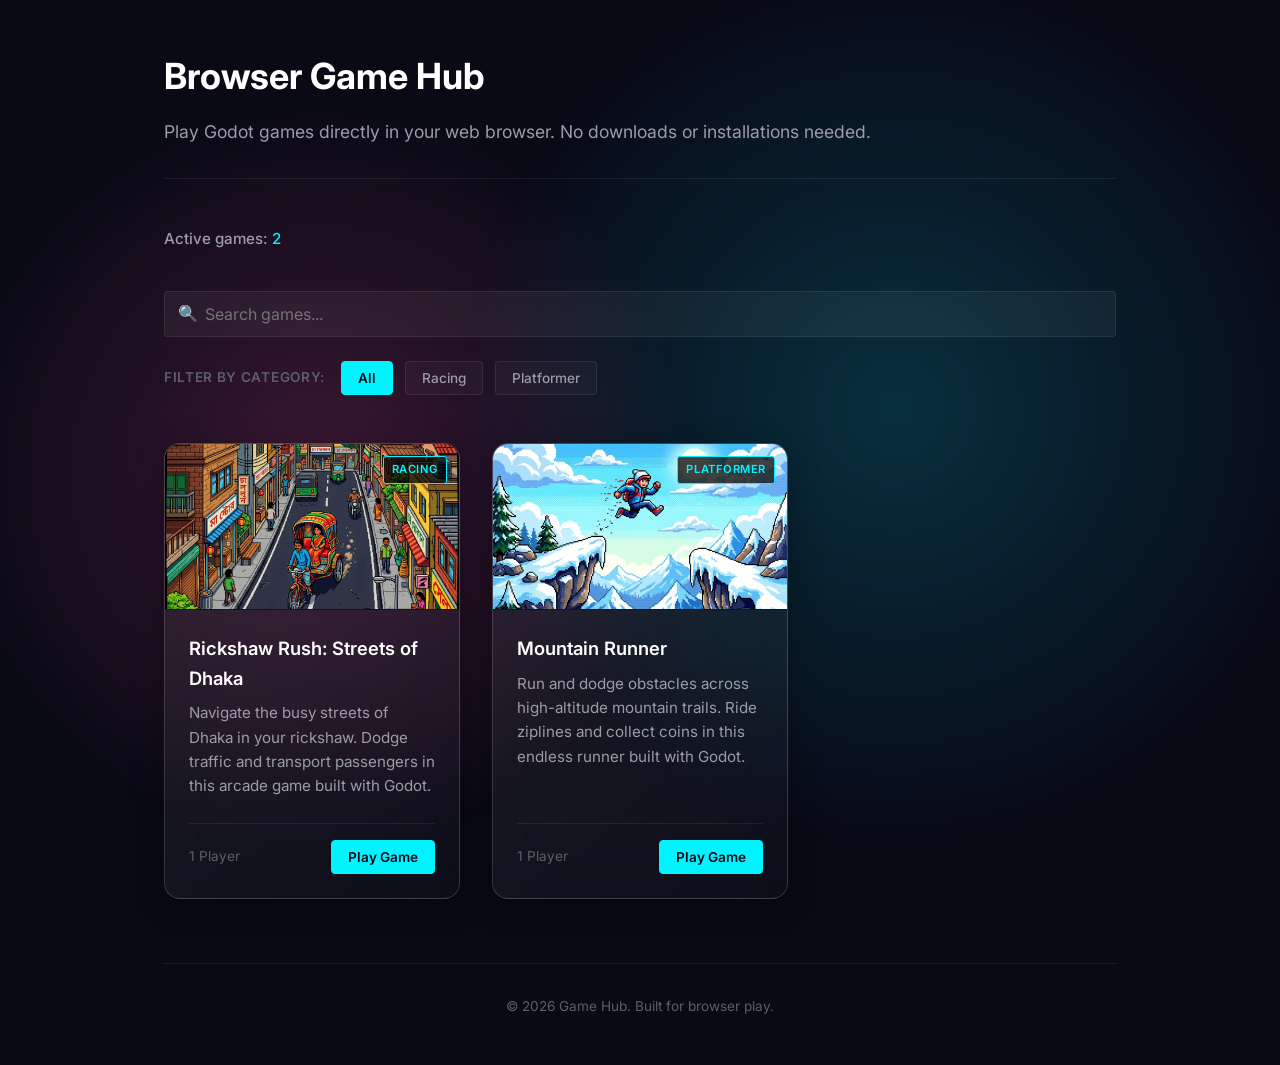
<file: index.html>
<!DOCTYPE html>
<html lang="en">
<head>
  <meta charset="UTF-8">
  <meta name="viewport" content="width=device-width, initial-scale=1.0">
  <meta name="description" content="Play custom Godot and web-based games directly in your browser. A clean, simple hub for game creators and players.">
  <meta name="author" content="Game Hub Developer">
  <title>Browser Game Hub</title>
  
  <!-- Clean Favicon -->
  <link rel="icon" type="image/png" href="Rick crash/rikcrash.icon.png">
  
  <!-- Clean Inter Font -->
  <link rel="stylesheet" href="https://fonts.googleapis.com/css2?family=Inter:wght@400;500;600;700&display=swap">
  
  <!-- CSS Stylesheet -->
  <link rel="stylesheet" href="styles.css">
</head>
<body>
  
  <div class="container">
    <!-- Header -->
    <header>
      <h1>Browser Game Hub</h1>
      <p class="subtitle">Play Godot games directly in your web browser. No downloads or installations needed.</p>
    </header>

    <!-- Status Bar -->
    <section class="arcade-status-bar" aria-label="System status">
      <div class="live-stats">
        Active games: <span id="activeCount">2</span>
      </div>
    </section>

    <!-- Search and Filters -->
    <section class="control-panel" aria-label="Search and filter controls">
      <div class="search-wrapper">
        <span class="search-icon">🔍</span>
        <input type="text" id="searchInput" class="search-input" placeholder="Search games..." aria-label="Search games by title, description or category">
      </div>
      
      <div class="category-filters">
        <span class="filter-label">Filter by category:</span>
        <button class="arcade-btn active" data-category="all">All</button>
        <button class="arcade-btn" data-category="racing">Racing</button>
        <button class="arcade-btn" data-category="platformer">Platformer</button>
      </div>
    </section>

    <!-- Dynamic Grid of Game Cards -->
    <main class="game-grid" id="gameGrid" aria-label="Available games">
      <!-- Game cards will be injected here via app.js -->
    </main>

    <!-- Footer -->
    <footer>
      <p>© 2026 Game Hub. Built for browser play.</p>
    </footer>
  </div>

  <!-- Game Play Modal Overlay -->
  <div class="modal-overlay" id="modalOverlay" role="dialog" aria-modal="true" aria-hidden="true" aria-labelledby="cabinetTitle">
    <div class="arcade-cabinet-container">
      
      <!-- Modal Close Button -->
      <div class="cabinet-header">
        <button class="cabinet-btn" id="btnCloseModal" title="Close" aria-label="Close game overlay">❌</button>
      </div>

      <!-- Play Screen Iframe -->
      <div class="cabinet-screen-wrapper">
        <div class="cabinet-loading" id="cabinetLoading">
          <div class="loader-spinner"></div>
          <div class="loader-text">Loading game...</div>
        </div>
        <iframe src="about:blank" id="gameIframe" class="game-iframe" allow="autoplay; fullscreen; gamepad" tabindex="0"></iframe>
      </div>

    </div>
  </div>

  <!-- Main Application Logic -->
  <script src="app.js"></script>
</body>
</html>
</file>
<file: styles.css>
/* Import clean, readable font */
@import url('https://fonts.googleapis.com/css2?family=Inter:wght@400;500;600;700&display=swap');

:root {
  /* Flat Color System */
  --bg-main: #090a16; /* Deep midnight navy blue */
  --bg-card: rgba(255, 255, 255, 0.03);
  --bg-input: rgba(255, 255, 255, 0.05);
  --border-color: rgba(255, 255, 255, 0.08);
  
  /* Single Accent Color */
  --accent-color: #00f3ff;
  --accent-hover: #00b8c7;
  
  /* Text System */
  --text-main: #f3f3f5;
  --text-secondary: #9c9ca8;
  --text-muted: #5e5e6a;
  
  /* Fonts */
  --font-family: 'Inter', system-ui, -apple-system, BlinkMacSystemFont, "Segoe UI", Roboto, sans-serif;
}

* {
  box-sizing: border-box;
  margin: 0;
  padding: 0;
}

body {
  background-color: var(--bg-main);
  color: var(--text-main);
  font-family: var(--font-family);
  font-size: 16px;
  line-height: 1.6;
  overflow-x: hidden;
  position: relative;
  min-height: 100vh;
}

/* Glowing background blobs for glass refraction */
body::before {
  content: "";
  position: fixed;
  top: 10%;
  left: -5%;
  width: 60vw;
  height: 60vw;
  background: radial-gradient(circle, rgba(236, 72, 153, 0.22) 0%, rgba(236, 72, 153, 0) 70%); /* Glowing pink/magenta blob */
  z-index: -2;
  pointer-events: none;
}

body::after {
  content: "";
  position: fixed;
  bottom: 5%;
  right: -5%;
  width: 70vw;
  height: 70vw;
  background: radial-gradient(circle, rgba(6, 182, 212, 0.22) 0%, rgba(6, 182, 212, 0) 70%); /* Glowing cyan/teal blob */
  z-index: -1;
  pointer-events: none;
}

/* Custom Scrollbar - Flat Style */
::-webkit-scrollbar {
  width: 8px;
}
::-webkit-scrollbar-track {
  background: var(--bg-main);
}
::-webkit-scrollbar-thumb {
  background: var(--border-color);
}
::-webkit-scrollbar-thumb:hover {
  background: var(--accent-color);
}

/* Main Container */
.container {
  max-width: 1000px;
  margin: 0 auto;
  padding: 3rem 1.5rem;
  position: relative;
  z-index: 1; /* Renders above the fixed background orbs */
}

/* Clean Flat Header */
header {
  margin-bottom: 3rem;
  padding-bottom: 2rem;
  border-bottom: 1px solid var(--border-color);
}

h1 {
  font-size: 2.25rem;
  font-weight: 700;
  color: #ffffff;
  margin-bottom: 0.75rem;
}

.subtitle {
  font-size: 1.1rem;
  color: var(--text-secondary);
}

/* Stats Bar */
.arcade-status-bar {
  display: flex;
  justify-content: space-between;
  align-items: center;
  margin-bottom: 2.5rem;
  font-size: 0.95rem;
  color: var(--text-secondary);
}

.live-stats {
  font-weight: 500;
}

.live-stats span {
  color: var(--accent-color);
}

/* Controls: Search and Filters */
.control-panel {
  margin-bottom: 3rem;
  display: flex;
  flex-direction: column;
  gap: 1.5rem;
}

.search-wrapper {
  position: relative;
  width: 100%;
}

.search-input {
  width: 100%;
  background-color: var(--bg-input);
  border: 1px solid var(--border-color);
  border-radius: 4px;
  color: #ffffff;
  font-family: var(--font-family);
  font-size: 1rem;
  padding: 0.75rem 1rem 0.75rem 2.5rem;
  outline: none;
  transition: border-color 0.2s ease;
}

.search-input:focus {
  border-color: var(--accent-color);
}

.search-icon {
  position: absolute;
  left: 0.9rem;
  top: 50%;
  transform: translateY(-50%);
  color: var(--text-muted);
  font-size: 1rem;
}

/* Category Filter Tabs */
.category-filters {
  display: flex;
  flex-wrap: wrap;
  gap: 0.75rem;
  align-items: center;
}

.filter-label {
  font-size: 0.85rem;
  font-weight: 600;
  color: var(--text-muted);
  text-transform: uppercase;
  letter-spacing: 0.05em;
  margin-right: 0.25rem;
}

.arcade-btn {
  font-family: var(--font-family);
  font-size: 0.85rem;
  font-weight: 500;
  padding: 0.5rem 1rem;
  border: 1px solid var(--border-color);
  border-radius: 4px;
  background-color: var(--bg-card);
  color: var(--text-secondary);
  cursor: pointer;
  outline: none;
  transition: all 0.2s ease;
}

.arcade-btn:hover {
  border-color: var(--accent-color);
  color: #ffffff;
}

.arcade-btn.active {
  background-color: var(--accent-color);
  border-color: var(--accent-color);
  color: var(--bg-main);
  font-weight: 600;
}

/* Game Grid */
.game-grid {
  display: grid;
  grid-template-columns: repeat(auto-fill, minmax(290px, 1fr));
  gap: 2rem;
  margin-bottom: 4rem;
}

/* Glassmorphic Game Card */
.game-card {
  background: linear-gradient(135deg, rgba(255, 255, 255, 0.08) 0%, rgba(255, 255, 255, 0.02) 100%);
  backdrop-filter: blur(25px);
  -webkit-backdrop-filter: blur(25px);
  border: 1px solid rgba(255, 255, 255, 0.16);
  border-radius: 16px;
  display: flex;
  flex-direction: column;
  overflow: hidden;
  transition: all 0.3s cubic-bezier(0.25, 0.8, 0.25, 1);
  box-shadow: 0 8px 32px 0 rgba(0, 0, 0, 0.3);
}

.game-card:hover {
  background: linear-gradient(135deg, rgba(255, 255, 255, 0.14) 0%, rgba(255, 255, 255, 0.04) 100%);
  border-color: rgba(255, 255, 255, 0.35);
  transform: translateY(-4px);
  box-shadow: 0 12px 40px 0 rgba(0, 243, 255, 0.15);
}

/* Game Thumbnail */
.game-thumbnail-wrapper {
  position: relative;
  width: 100%;
  padding-top: 56.25%; /* 16:9 Aspect Ratio */
  background-color: #000000;
  border-bottom: 1px solid var(--border-color);
  overflow: hidden;
}

.game-thumbnail {
  position: absolute;
  top: 0;
  left: 0;
  width: 100%;
  height: 100%;
  object-fit: cover;
}

.game-genre-badge {
  position: absolute;
  top: 0.75rem;
  right: 0.75rem;
  background-color: rgba(0, 0, 0, 0.75);
  border: 1px solid var(--accent-color);
  color: var(--accent-color);
  padding: 0.25rem 0.5rem;
  font-size: 0.7rem;
  font-weight: 600;
  text-transform: uppercase;
  border-radius: 3px;
  letter-spacing: 0.05em;
}

/* Game Info */
.game-info {
  padding: 1.5rem;
  display: flex;
  flex-direction: column;
  flex-grow: 1;
}

.game-title {
  font-size: 1.15rem;
  font-weight: 600;
  color: #ffffff;
  margin-bottom: 0.5rem;
}

.game-description {
  color: var(--text-secondary);
  font-size: 0.95rem;
  margin-bottom: 1.5rem;
  flex-grow: 1;
}

.game-meta {
  display: flex;
  justify-content: space-between;
  align-items: center;
  padding-top: 1rem;
  border-top: 1px solid var(--border-color);
}

.game-players {
  font-size: 0.85rem;
  color: var(--text-muted);
}

.game-play-btn {
  font-family: var(--font-family);
  font-size: 0.85rem;
  font-weight: 600;
  padding: 0.5rem 1rem;
  background-color: var(--accent-color);
  border: 1px solid var(--accent-color);
  border-radius: 4px;
  color: var(--bg-main);
  cursor: pointer;
  transition: all 0.2s ease;
}

.game-play-btn:hover {
  background-color: var(--accent-hover);
  border-color: var(--accent-hover);
}

/* Empty State */
.no-results {
  grid-column: 1 / -1;
  text-align: center;
  padding: 4rem 2rem;
  border: 1px dashed var(--border-color);
  border-radius: 6px;
  color: var(--text-secondary);
}

.no-results-icon {
  font-size: 2rem;
  margin-bottom: 1rem;
}

/* Developer Guide Panel - Modernized */
.dev-info-box {
  background-color: var(--bg-card);
  border: 1px solid var(--border-color);
  border-radius: 6px;
  padding: 2rem;
  margin-bottom: 3rem;
}

.dev-info-box h3 {
  font-size: 1.1rem;
  font-weight: 600;
  color: #ffffff;
  margin-bottom: 1rem;
}

.dev-info-box p {
  font-size: 0.95rem;
  color: var(--text-secondary);
  margin-bottom: 1rem;
}

.dev-info-box ol {
  padding-left: 1.25rem;
  margin-bottom: 1.5rem;
  font-size: 0.95rem;
  color: var(--text-secondary);
}

.dev-info-box li {
  margin-bottom: 0.5rem;
}

.dev-info-box code {
  font-family: monospace;
  background-color: var(--bg-main);
  color: var(--accent-color);
  padding: 0.15rem 0.4rem;
  border-radius: 3px;
  font-size: 0.85rem;
}

.dev-info-box pre {
  background-color: var(--bg-main);
  border: 1px solid var(--border-color);
  border-radius: 4px;
  color: var(--text-main);
  font-size: 0.85rem;
  padding: 1rem;
  overflow-x: auto;
}

/* Footer */
footer {
  text-align: center;
  padding-top: 2rem;
  border-top: 1px solid var(--border-color);
  color: var(--text-muted);
  font-size: 0.85rem;
}

/* Clean Full-Screen Modal Overlay */
.modal-overlay {
  position: fixed;
  top: 0;
  left: 0;
  width: 100%;
  height: 100%;
  background-color: rgba(18, 16, 20, 0.95);
  z-index: 1000;
  display: flex;
  justify-content: center;
  align-items: center;
  opacity: 0;
  pointer-events: none;
  transition: opacity 0.25s ease;
}

.modal-overlay.active {
  opacity: 1;
  pointer-events: auto;
}

/* Cabinet Container */
.arcade-cabinet-container {
  width: 90vw;
  height: 85vh;
  max-width: 1200px;
  background-color: #000000;
  border: 1px solid var(--border-color);
  border-radius: 6px;
  position: relative;
  display: flex;
  flex-direction: column;
  overflow: hidden;
  transform: scale(0.95);
  transition: transform 0.25s ease;
}

.modal-overlay.active .arcade-cabinet-container {
  transform: scale(1);
}

/* Modal Close Button */
.cabinet-header {
  position: absolute;
  top: 1.25rem;
  right: 1.25rem;
  z-index: 1001;
}

.cabinet-btn {
  background-color: rgba(28, 28, 33, 0.8);
  border: 1px solid var(--border-color);
  border-radius: 50%;
  width: 44px;
  height: 44px;
  color: #ffffff;
  font-size: 1.1rem;
  cursor: pointer;
  display: flex;
  justify-content: center;
  align-items: center;
  transition: all 0.2s ease;
}

.cabinet-btn:hover {
  border-color: var(--accent-color);
  color: var(--accent-color);
}

/* Hide standard title and fullscreen controls */
.cabinet-title, 
#btnFullscreen {
  display: none !important;
}

/* Screen Wrapper */
.cabinet-screen-wrapper {
  position: relative;
  width: 100%;
  height: 100%;
  background-color: #000000;
}

.game-iframe {
  position: absolute;
  top: 0;
  left: 0;
  width: 100%;
  height: 100%;
  border: none;
}

/* Loading screen */
.cabinet-loading {
  position: absolute;
  top: 0;
  left: 0;
  width: 100%;
  height: 100%;
  background-color: var(--bg-main);
  display: flex;
  flex-direction: column;
  justify-content: center;
  align-items: center;
  z-index: 5;
  transition: opacity 0.3s ease;
}

.cabinet-loading.hidden {
  opacity: 0;
  pointer-events: none;
}

.loader-spinner {
  width: 40px;
  height: 40px;
  border: 3px solid var(--border-color);
  border-top-color: var(--accent-color);
  border-radius: 50%;
  animation: spin 0.8s linear infinite;
  margin-bottom: 1rem;
}

.loader-text {
  font-size: 0.95rem;
  font-weight: 500;
  color: var(--text-secondary);
}

/* Unused panel hidden */
.cabinet-panel-bottom {
  display: none !important;
}

/* Animations */
@keyframes spin {
  100% { transform: rotate(360deg); }
}

/* Responsive adjustments */
@media (max-width: 768px) {
  .container {
    padding: 2rem 1rem;
  }

  h1 {
    font-size: 1.75rem;
  }

  .control-panel {
    gap: 1rem;
  }

  .game-grid {
    grid-template-columns: 1fr;
    gap: 1.5rem;
  }

  .arcade-cabinet-container {
    width: 100vw;
    height: 100vh;
    max-width: 100%;
    border: none;
    border-radius: 0;
  }

  .cabinet-btn {
    top: 1rem;
    right: 1rem;
  }
}
</file>
